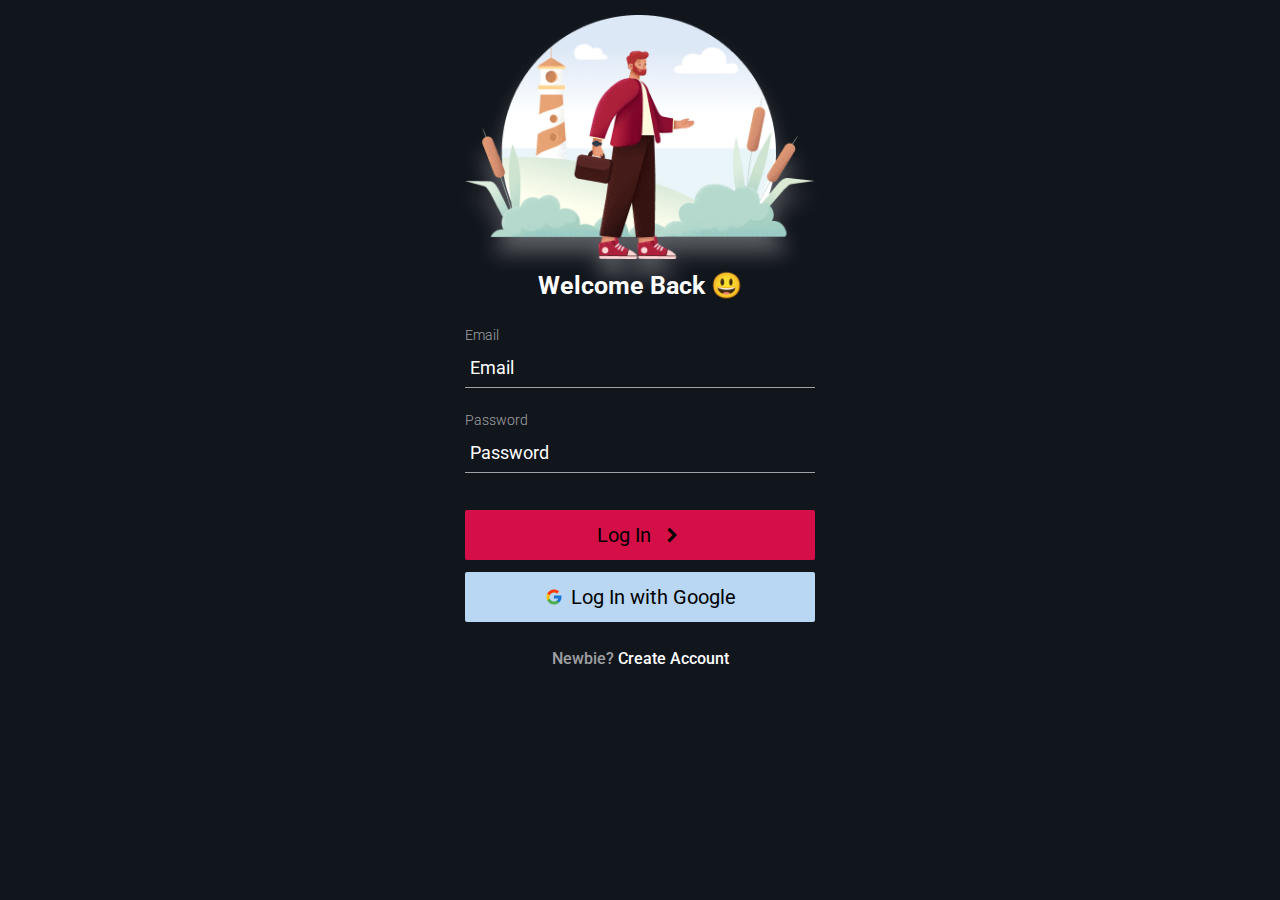
<file: index.html>
<!DOCTYPE html>
<html lang="en">
<head>
    <link rel="stylesheet" href="style.css">
    <link href='https://unpkg.com/boxicons@2.1.4/css/boxicons.min.css' rel='stylesheet'>
    <meta charset="UTF-8">
    <meta name="viewport" content="width=device-width, initial-scale=1.0">
    <title>Login Page</title>
</head>
<body>
    <main>
        <img class="logo" src="./assets/login.png" alt="login logo">
        <h1>Welcome Back 😃</h1>

        <div class="container-inputs">
            <label>
                Email
                <input placeholder="Email" type="email">
            </label>
            <br>
            <label>
                Password
                <input placeholder="Password" type="password">
            </label>
        </div>

        <button class="btn-login">Log In <i class='bx bxs-chevron-right'></i></button>
        <button class="btn-login-google">
            <img src="./assets/google-icon.png" alt="google icon">
            Log In with Google
        </button>

        <div class="container-link">
            <a href="./signup.html">Newbie? <span>Create Account</span></a>
        </div>
    </main>
</body>
</html>
</file>
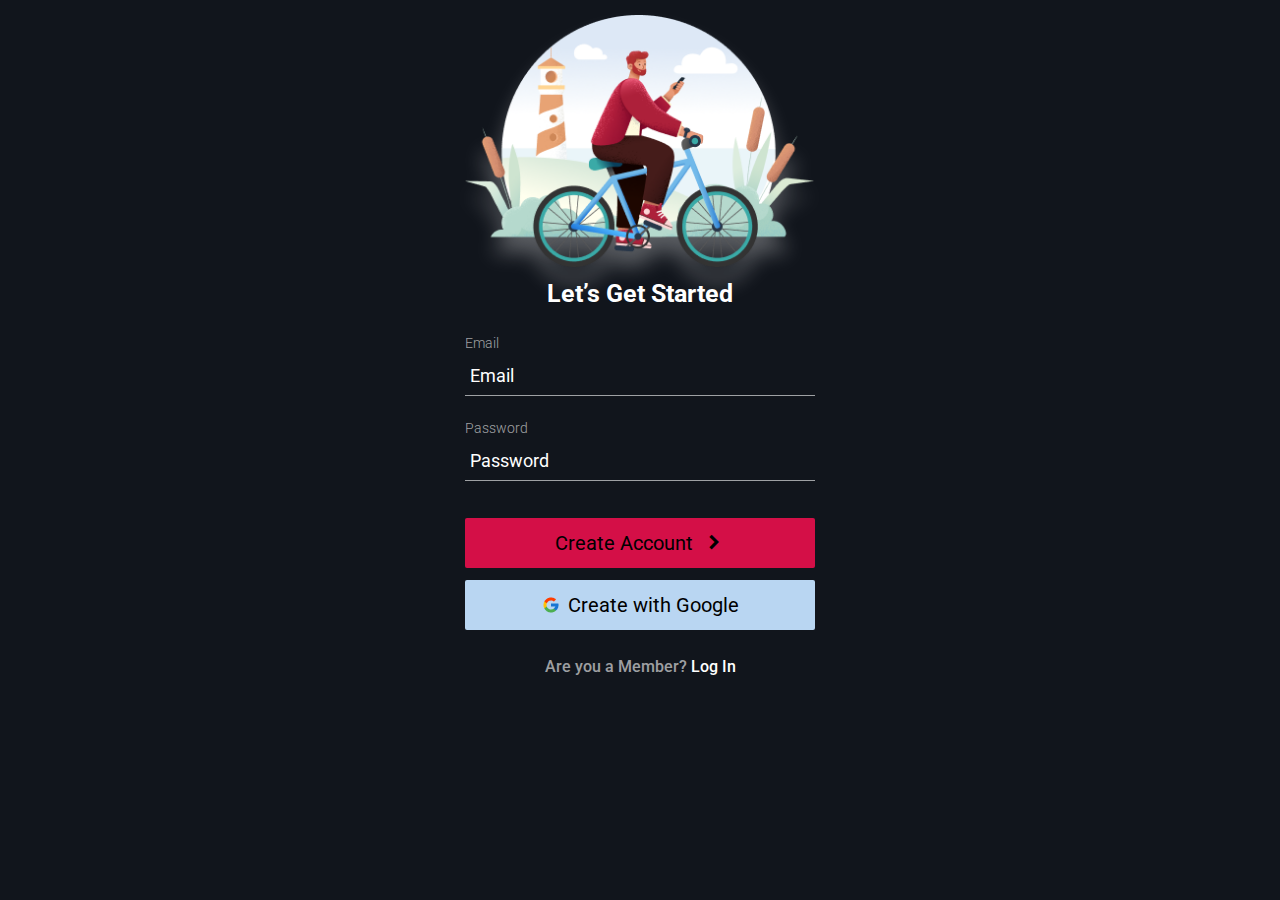
<file: signup.html>
<!DOCTYPE html>
<html lang="en">
<head>
    <link rel="stylesheet" href="style.css">
    <link href='https://unpkg.com/boxicons@2.1.4/css/boxicons.min.css' rel='stylesheet'>
    <meta charset="UTF-8">
    <meta name="viewport" content="width=device-width, initial-scale=1.0">
    <title>Sign Up Page</title>
</head>
<body>
    <main>
        <img class="logo" src="./assets/signup.png" alt="login logo">
        <h1>Let’s Get Started</h1>

        <div class="container-inputs">
            <label>
                Email
                <input placeholder="Email" type="email">
            </label>
            <br>
            <label>
                Password
                <input placeholder="Password" type="password">
            </label>
        </div>

        <button class="btn-login">Create Account <i class='bx bxs-chevron-right'></i></button>
        <button class="btn-login-google">
            <img src="./assets/google-icon.png" alt="google icon">
            Create with Google
        </button>

        <div class="container-link">
            <a href="./index.html">Are you a Member? <span>Log In</span></a>
        </div>
    </main>
</body>
</html>
</file>
<file: style.css>
@import url('https://fonts.googleapis.com/css2?family=Roboto:wght@100;300;400;500;700;900&display=swap');

* {
    margin: 0;
    padding: 0;
    box-sizing: border-box;
    font-family: "Roboto", sans-serif;
}

body {
    display: flex;
    justify-content: center;
    background-color: #11151C;
}

main {
    display: flex;
    flex-direction: column;
    align-items: center;
    padding: 15px 0;
    max-width: 400px;
    min-height: 100vh;
    gap: 12px;
}

.logo {
    width: 350px;
    -webkit-filter: drop-shadow(0px 16px 10px rgba(255, 255, 255, .3));
    -moz-filter: drop-shadow(0px 16px 10px rgba(255, 255, 255, .3));
    -ms-filter: drop-shadow(0px 16px 10px rgba(255, 255, 255, .3)); 
    -o-filter: drop-shadow(0px 16px 10px rgba(255, 255, 255, .3));
    filter: drop-shadow(0px 16px 10px rgba(255, 255, 255, .3));
}

h1 {
    font-size: 25px;
    font-weight: 700;
    text-align: center;
    color: #ffffff;
    margin-bottom: 15px;
}

.container-inputs {
    display: flex;
    flex-direction: column;
    margin-bottom: 20px;
    width: 100%;
}

label {
    font-size: 14px;
    font-weight: 300;
    color: rgba(255, 255, 255, .6);
}

input {
    width: 100%;
    margin: 5px 0;
    height: 40px;
    padding-left: 5px;
    background-color: transparent;
    outline: none;
    border: none;
    border-bottom: 1px solid rgba(255, 255, 255, .6);
    font-size: 18px;
    color: #ffffff;
    font-weight: 400;
}

input::placeholder {
    color: #ffffff;
}

button {
    width: 100%;
    height: 50px;
    font-size: 20px;
    font-weight: 400;
    display: flex;
    align-items: center;
    justify-content: center;
    gap: 8px;
    border: none;
    border-radius: 2px;
    cursor: pointer;
    transition: .3s ease;
}

button:active {
    opacity: .7;
}

i {
    font-size: 25px;
}

.btn-login {
    background-color: #d40f47;
}

.btn-login:hover {
    background-color: #ff0048;
}


.btn-login-google {
    background-color: #B9D6F2;
}

.btn-login-google:hover {
    background-color: #dae9f7;
}

.container-link {
    margin-top: 15px;
    position: relative;
}

a {
    font-size: 16px;
    font-weight: 500;
    text-decoration: none;
    color: rgba(255, 255, 255, .6);
    transition: .3s ease;
}

a:hover {
    text-shadow: 0 0 20px #ffffff;
}

span {
    color: #ffffff;
}

@media screen and (max-width: 500px){
    body {
        padding: 20px;
    }

    main {
        width: 80%;
        gap: 30px;
    }

    .logo {
        width: 80%;
    }

    button {
        font-size: 14px;
    }
}
</file>
